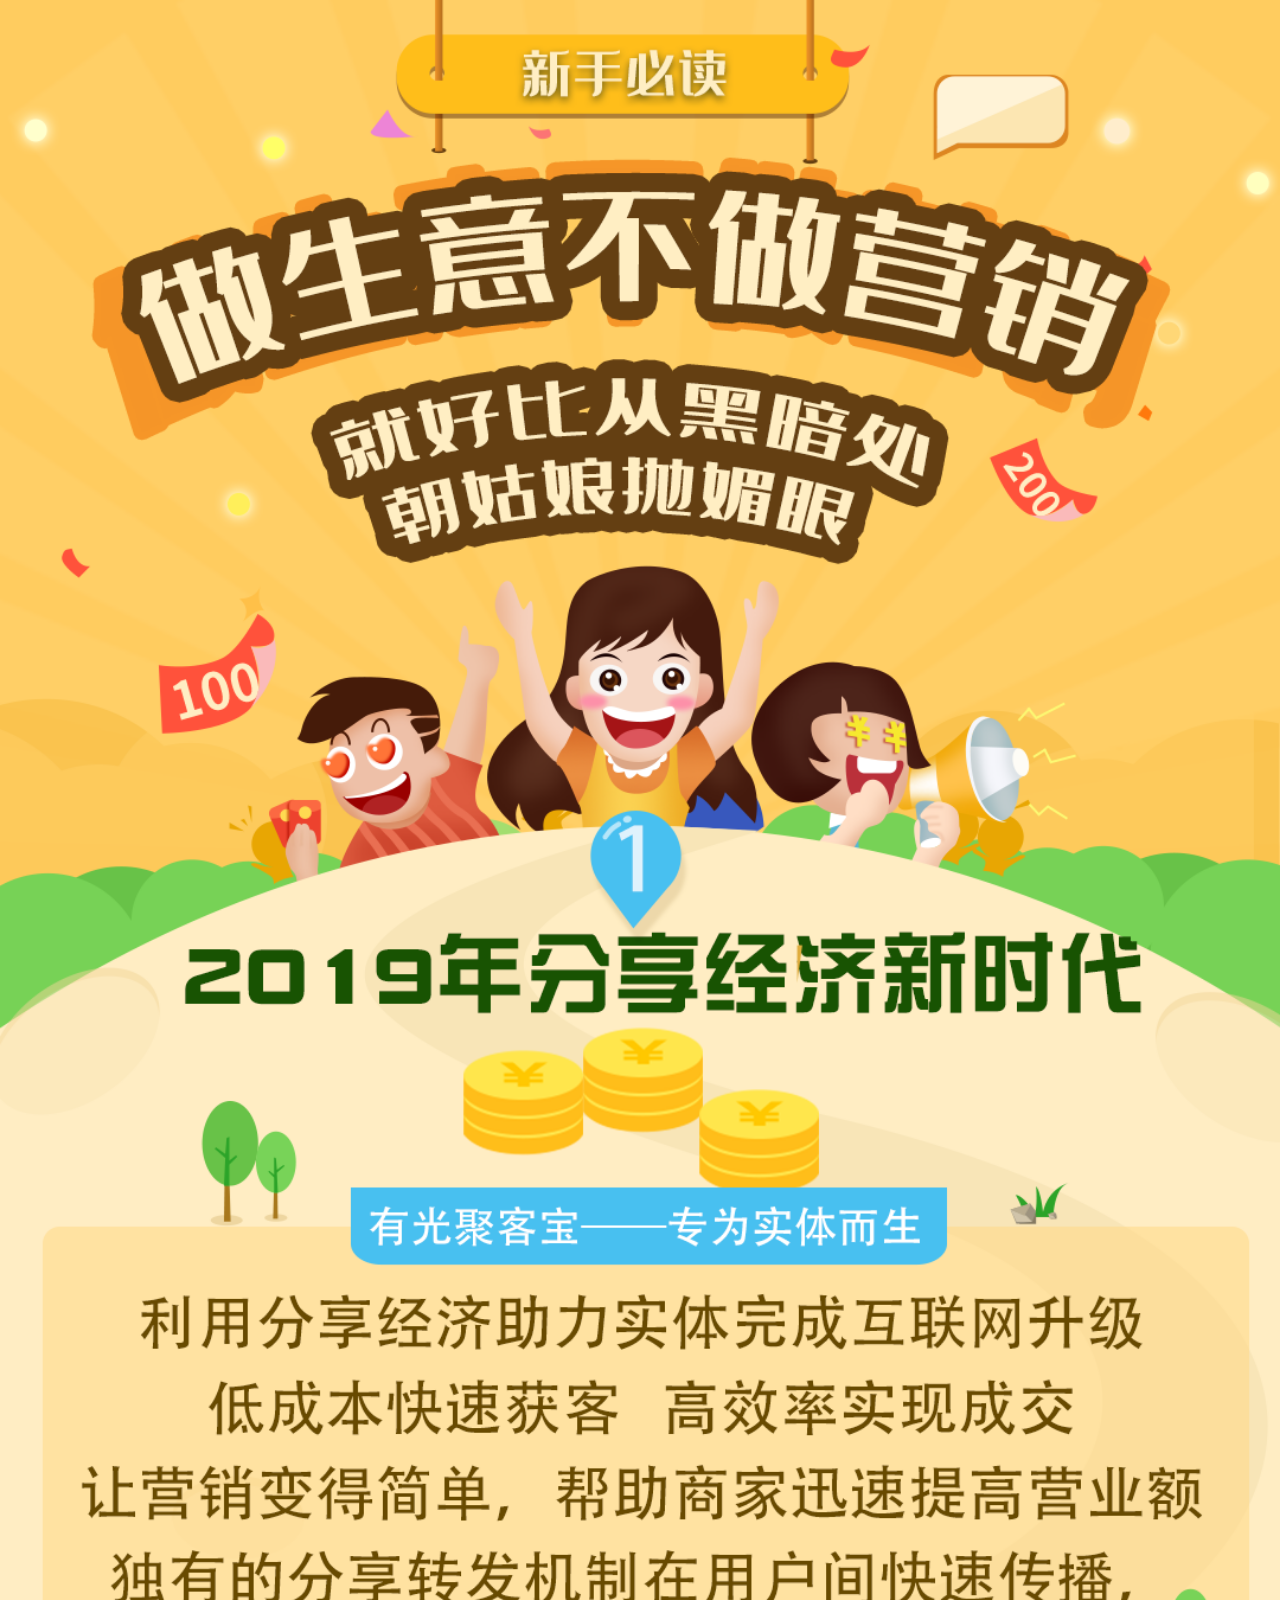
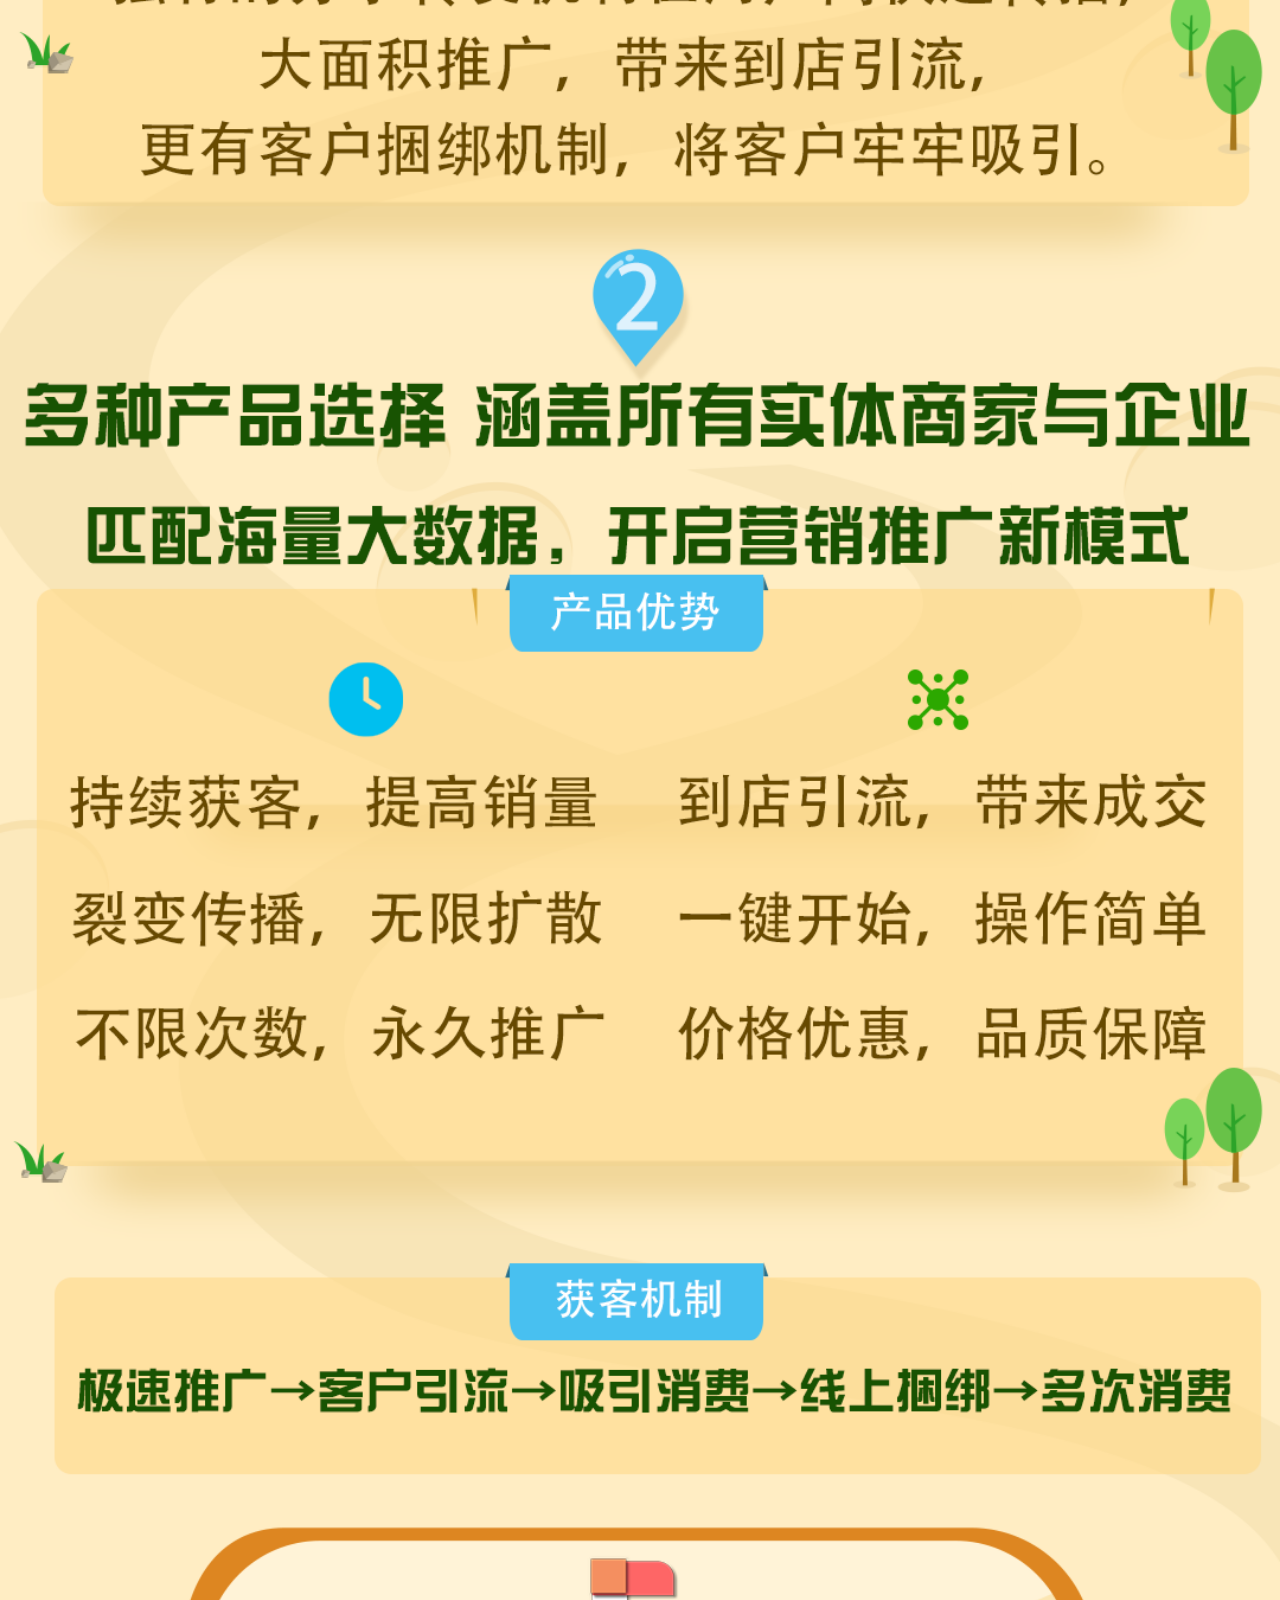
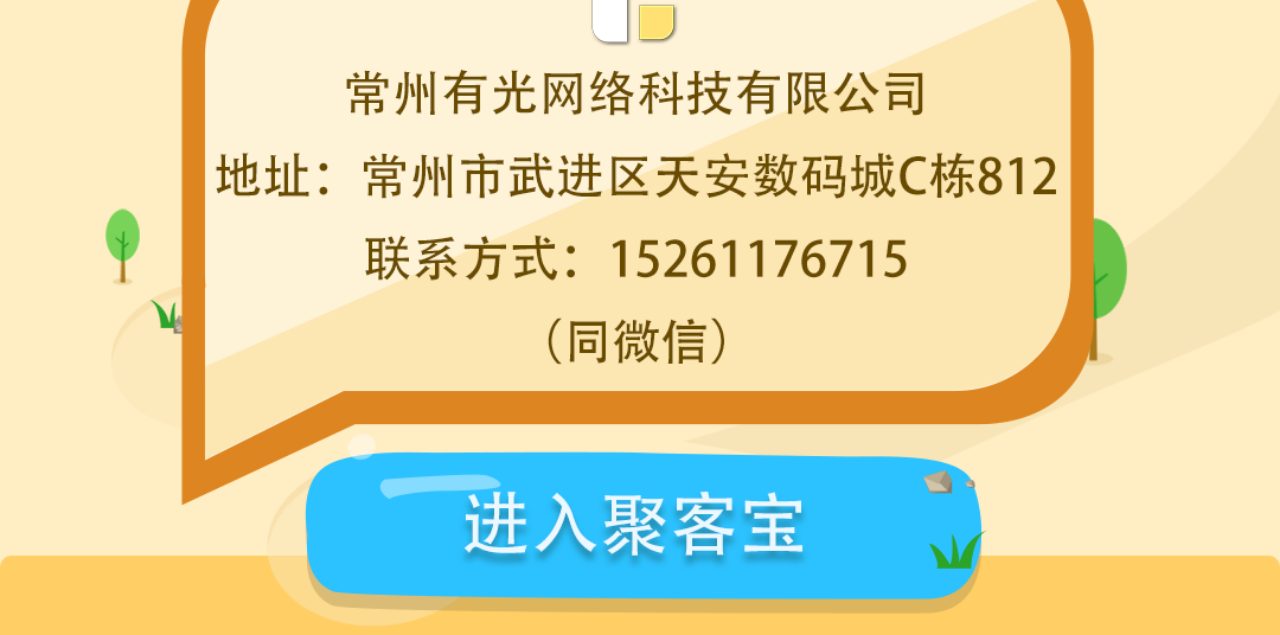
<file: newer.html>
<!DOCTYPE html>
<html lang="en" style="">
<head>
    <meta charset="UTF-8">
    <meta name="viewport" content="width=device-width, initial-scale=1.0, minimum-scale=1.0, maximum-scale=1.0, user-scalable=no">
    <title>新手必读</title>
    <link rel="stylesheet" href="css/index.css">
    <script src="js/jquery.js"></script>
    <script src="js/rem.js"></script>
    <!--<script src="http://res2.wx.qq.com/open/js/jweixin-1.4.0.js"></script>-->
</head>
<body>
<section class="about">
    <img src="image/About/newer.png">
    <div class="newer">
        <a href="Login.html" class="te tt"></a>
    </div>
</section>
</body>
<script src="js/main.js"></script>
<script>
    localStorage.setItem('key','newer');
</script>
</html>
</file>
<file: css/index.css>
body {
  margin: 0;
  background: rgba(183, 183, 183, 0.2);
}
body .header {
  width: 100%;
  height: auto;
  background-size: cover;
}
body .header > img {
  width: 100%;
  height: 100%;
  display: block;
}
body .content_one {
  width: 100%;
  height: auto;
  overflow-x: hidden;
}
body .content_one .one_imgone {
  width: 100%;
  height: 2.16rem;
}
body .content_one .one_imgone .one_img_one {
  width: 100%;
  height: 100%;
  position: relative;
}
body .content_one .one_imgone .one_img_one .one_imgone_img {
  width: 100%;
  height: 100%;
  display: block;
  position: absolute;
  top: 0;
  left: 0;
}
body .content_one .one_imgone .one_img_point {
  margin: 0 auto;
  margin-top: -0.28rem;
  display: table;
  opacity: 0.5;
}
body .content_one .one_imgone .one_img_point .one_img_point_item {
  text-align: center;
  overflow: hidden;
}
body .content_one .one_imgone .one_img_point .one_img_point_item .point_item {
  width: 0.2rem;
  height: 0.2rem;
  display: block;
  border-radius: 50%;
  background: rgba(0, 0, 0, 0.5);
  float: left;
  margin: 0;
  margin-right: 0.3rem;
  position: relative;
  z-index: 0.8;
}
body .content_one .one_twobox {
  width: 100%;
  height: 2.2rem;
  margin-top: 1px;
  position: relative;
}
body .content_one .one_twobox .one_two_img {
  width: 110%;
  height: 100%;
  background-image: url("../image/Details/click_one.png");
  background-size: 120% 105%;
  overflow: hidden;
  position: relative;
  margin-top: -12px;
  top: -2px;
  left: -25px;
}
body .content_one .one_twobox .one_two_img_two {
  width: 100%;
  height: 100%;
  background-image: url("../image/Details/click_two.png");
  background-size: 100% 100%;
  position: absolute;
  left: 0.8rem;
  top: 0;
  overflow: hidden;
  animation: oo 0.8s infinite;
}
body .content_one .one_twobox .one_two_background {
  width: 2rem;
  height: 1.86rem;
  background: #34a9ff;
  position: absolute;
  top: 0.268rem;
  left: 0;
  z-index: -1;
}
body .content_one .one_threebox {
  width: 100%;
  height: auto;
  background: #ffffff;
  overflow: hidden;
}
body .content_one .one_threebox .one_three_item {
  width: 20%;
  height: 95%;
  font-size: 0.32rem;
  display: block;
  font-family: Arial;
  font-weight: 800;
  text-decoration: none;
  line-height: 0.65rem;
  color: #666666;
  float: left;
  text-align: center;
  position: relative;
  border-bottom: 0.04rem solid #ffffff;
  outline: none;
}
body .content_one .one_threebox .one_three_item_i {
  width: 20%;
  height: 95%;
  font-size: 0.28rem;
  display: block;
  text-decoration: none;
  font-family: Arial;
  font-weight: 800;
  line-height: 0.65rem;
  color: #666666;
  float: left;
  text-align: center;
  position: relative;
  border-bottom: 0.04rem solid #ffffff;
}
body .content_one .one_threebox .one_three_item_i .item {
  font-size: 0.28rem;
  display: block;
  font-family: Arial;
  font-weight: 800;
  line-height: 0.65rem;
  color: #666666;
  margin: 0;
}
body .content_one .one_threebox .one_three_item_i .item_img {
  position: absolute;
  right: 0.3rem;
  top: 0.2rem;
  width: 0.11rem;
  height: 0.2rem;
  background-image: url("../image/Details/right.png");
  background-size: 100% 100%;
}
body .content_one .one_threebox .item_add {
  color: #eb2c2c;
  border-bottom: 0.04rem solid #eb2c2c;
}
body .content_one .one_threebox .item_i_add {
  border-bottom: 0.04rem solid #ffffff;
}
body .content_one .one_threebox .item_i_add > p {
  color: #eb2c2c !important;
}
body .content_one .one_threebox .item_i_add > div {
  position: absolute;
  right: 0.2rem;
  top: 0.25rem;
  width: 0.2rem;
  height: 0.11rem;
  background-image: url("../image/Details/down.png");
  background-size: 100% 100%;
}
body .content_one .one_threebox .expansion {
  display: none;
  width: 100%;
  height: auto;
  overflow: hidden;
}
body .content_one .one_threebox .expansion .expansion_item {
  width: 1.5rem;
  height: 0.51rem;
  text-decoration: none;
  display: block;
  background: #ffffff;
  float: left;
  border: 1px solid #707070;
  margin: 0.1rem;
  font-size: 0.32rem;
  font-family: Arial;
  font-weight: 800;
  line-height: 0.51rem;
  color: #666666;
  text-align: center;
  outline: none;
}
body .content_one .one_threebox .expansion .expansion_item_add {
  border: 1px solid #eb2c2c;
  color: #eb2c2c;
}
body .content_one .one_fourbox {
  width: 7.3rem;
  height: auto;
  overflow: hidden;
  padding: 0.06rem 0.1rem;
  padding-top: 0;
  position: relative;
  min-height: 10rem;
}
body .content_one .one_fourbox .one_four_item {
  width: 3.38rem;
  height: 5.1rem;
  float: left;
  background: #ffffff;
  margin: 0.12rem;
  border-radius: 0.2rem;
  position: relative;
}
body .content_one .one_fourbox .one_four_item .one_four_item_imgbox {
  background: #6c63ff;
  width: 100%;
  height: 4.48rem;
  border-radius: 0.2rem;
  position: relative;
}
body .content_one .one_fourbox .one_four_item .one_four_item_imgbox .one_four_item_img {
  width: 100%;
  height: 100%;
  display: block;
  border-radius: 0.2rem 0.2rem 0 0;
}
body .content_one .one_fourbox .one_four_item .one_four_item_imgbox .one_four_item_left {
  position: absolute;
  bottom: 0.21rem;
  left: 0;
  background: #ffffff;
  box-shadow: -0.03rem 0.03rem 0.06rem rgba(0, 0, 0, 0.16);
  opacity: 0.8;
  border-radius: 0 0.05rem 0.05rem 0;
  font-size: 0.2rem;
  font-family: Arial;
  font-weight: 500;
  color: #eb2c2c;
  padding: 0 0.09rem 0 0.03rem;
  height: 0.4rem;
  line-height: 0.4rem;
}
body .content_one .one_fourbox .one_four_item .one_four_item_imgbox .one_four_item_hot {
  position: absolute;
  bottom: 0.21rem;
  right: 0;
  background: #ffffff;
  box-shadow: -0.03rem 0.03rem 0.06rem rgba(0, 0, 0, 0.16);
  opacity: 0.8;
  border-radius: 0.05rem 0 0 0.05rem;
  padding: 0 0.09rem 0 0.03rem;
  height: 0.4rem;
  line-height: 0.4rem;
}
body .content_one .one_fourbox .one_four_item .one_four_item_imgbox .one_four_item_hot > div {
  display: none;
  font-size: 0.2rem;
  font-family: Arial;
  font-weight: 400;
  color: #eb2c2c;
  margin-left: 0.08rem;
  float: left;
}
body .content_one .one_fourbox .one_four_item .one_four_item_imgbox .one_four_item_hot > img {
  width: 0.23rem;
  height: 0.2rem;
  display: block;
  float: left;
  margin-left: 0.08rem;
  margin-top: 0.1rem;
}
body .content_one .one_fourbox .one_four_item .one_four_item_intro {
  float: left;
  margin-top: 0.13rem;
  font-size: 0.34rem;
  font-family: Arial;
  font-weight: 800;
  line-height: 0.36rem;
  color: #333333;
  overflow: hidden;
  text-overflow: ellipsis;
  white-space: nowrap;
  text-indent: 0.1rem;
  letter-spacing: 0.2rem;
  width: 100%;
  text-align: center;
}
body .content_one .one_fourbox .one_four_item .one_four_item_shop {
  display: none;
  margin-top: 0.13rem;
  float: right;
  margin-right: 0.05rem;
}
body .content_one .one_fourbox .one_four_item .one_four_item_shop > div {
  font-size: 0.2rem;
  font-family: Arial;
  font-weight: 400;
  line-height: 0.36rem;
  color: #eb2c2c;
}
body .content_one .one_fourbox .one_four_p {
  font-size: 20px;
  position: relative;
  color: #c4c4c4;
  text-align: center;
}
body .content_one .one_fourbox .one_four_nodata {
  height: 2.5rem;
  position: relative;
  margin: 0 auto;
  display: block;
  margin-top: 25%;
}
body .content_one .one_fourbox .one_four_anmate {
  width: 100%;
  height: 100%;
  background: #ffffff;
  position: absolute;
  top: 0;
  left: 0;
  z-index: 50;
}
body .content_one .one_fourbox .one_four_anmate .sk-wave {
  margin: 30% auto;
  width: 50px;
  height: 40px;
  text-align: center;
  font-size: 10px;
}
body .content_one .one_fourbox .one_four_anmate .sk-wave .sk-rect {
  border-radius: 1.5rem;
  background-color: #3d95fc;
  height: 100%;
  width: 6px;
  display: inline-block;
  -webkit-animation: sk-waveStretchDelay 1.2s infinite ease-in-out;
  animation: sk-waveStretchDelay 1.2s infinite ease-in-out;
}
body .content_one .one_fourbox .one_four_anmate .sk-wave .sk-rect1 {
  -webkit-animation-delay: -1.2s;
  animation-delay: -1.2s;
}
body .content_one .one_fourbox .one_four_anmate .sk-wave .sk-rect2 {
  -webkit-animation-delay: -1.1s;
  animation-delay: -1.1s;
}
body .content_one .one_fourbox .one_four_anmate .sk-wave .sk-rect3 {
  -webkit-animation-delay: -1s;
  animation-delay: -1s;
}
body .content_one .one_fourbox .one_four_anmate .sk-wave .sk-rect4 {
  -webkit-animation-delay: -0.9s;
  animation-delay: -0.9s;
}
body .content_one .one_fourbox .one_four_anmate .sk-wave .sk-rect5 {
  -webkit-animation-delay: -0.8s;
  animation-delay: -0.8s;
}
@-webkit-keyframes sk-waveStretchDelay {
  0%,
  40%,
  100% {
    -webkit-transform: scaleY(0.4);
    transform: scaleY(0.4);
  }
  20% {
    -webkit-transform: scaleY(1);
    transform: scaleY(1);
  }
}
@keyframes sk-waveStretchDelay {
  0%,
  40%,
  100% {
    -webkit-transform: scaleY(0.4);
    transform: scaleY(0.4);
  }
  20% {
    -webkit-transform: scaleY(1);
    transform: scaleY(1);
  }
}
body .content_one .one_button {
  position: fixed;
  top: 84%;
  right: 0;
  width: 1.65rem;
  line-height: normal;
  padding-top: 0.1rem;
  padding-bottom: 0.1rem;
  background: #3d95fc;
  box-shadow: 0 0.03rem 0.06rem rgba(46, 135, 254, 0.48);
  font-size: 0.28rem;
  font-family: Segoe UI;
  font-weight: bold;
  color: #ffffff;
  text-align: center;
  border-radius: 0.3rem 0 0 0.3rem;
}
body .content_one .one_button_two {
  position: fixed;
  top: 78%;
  right: 0;
  width: 1.65rem;
  line-height: normal;
  padding-top: 0.1rem;
  padding-bottom: 0.1rem;
  background: #3d95fc;
  box-shadow: 0 0.03rem 0.06rem rgba(46, 135, 254, 0.48);
  font-size: 0.28rem;
  font-family: Segoe UI;
  font-weight: bold;
  color: #ffffff;
  text-align: center;
  border-radius: 0.3rem 0 0 0.3rem;
}
body .content_one .test_imgbox {
  width: auto;
  height: 2.16rem;
  position: relative;
  left: 0;
}
body .content_one .test_imgbox .one_img_one {
  width: auto;
  height: 100%;
  position: absolute;
  left: 0;
  overflow: auto;
}
body .content_one .test_imgbox .one_img_one .one_img_herf {
  float: left;
  display: block;
  height: 100%;
}
body .content_one .test_imgbox .one_img_one .one_img_herf .one_imgone_img {
  width: 100%;
  height: 100%;
  display: block;
}
body .content_one .one_special {
  width: 99%;
  height: 0.7rem;
  overflow: hidden;
}
body .content_one .one_special .special_item_two {
  width: 32%;
  height: 100%;
  padding-left: 1%;
  float: left;
}
body .content_one .one_special .special_item_two .special_item_two_font {
  width: 1.8rem;
  background-image: url("../image/Details/special_four.png");
  background-size: 100% 100%;
  margin: 0 auto;
  margin-top: 0.1rem;
  font-size: 0.28rem;
  font-family: Arial;
  font-weight: 400;
  line-height: normal;
  padding: 0.1rem 0 0.1rem 0;
  color: #ffffff;
  text-align: center;
}
body .content_one .one_special .special_item_two .special_item_add {
  background-image: url("../image/Details/special_two.png");
}
body .content_one .one_footer {
  width: 100%;
  height: auto;
  position: relative;
  margin-top: -1rem;
}
body .content_one .one_footer .one_footer_header {
  width: 90%;
  margin: 0 auto;
}
body .content_one .one_footer .one_footer_header > img {
  width: 100%;
  height: 100%;
  display: block;
}
body .content_one .one_footer .one_footer_title {
  width: 4.7rem;
  height: 0.34rem;
  margin: 0 auto;
  padding-top: 0.38rem;
  margin-left: 1.6rem;
  margin-top: -0.9rem;
}
body .content_one .one_footer .one_footer_title > img {
  width: 100%;
  height: 100%;
  display: block;
}
body .content_one .one_footer .one_footer_img {
  width: 100%;
  height: 1rem;
  margin-top: 0.05rem;
  bottom: 0;
  position: relative;
}
body .content_one .one_footer .one_footer_img > img {
  width: 100%;
  height: 100%;
  display: block;
  position: relative;
  z-index: -1;
}
body .content_one .one_footer .one_footer_img .one_footer_div {
  position: absolute;
  top: 0;
  bottom: 0;
  z-index: 1;
  font-size: 0.26rem;
  font-family: Arial;
  font-weight: 400;
  color: #000000;
  text-align: center;
  width: 100%;
  line-height: 1.5rem;
}
body .content_two {
  margin-top: 0.1rem;
  width: 100%;
  height: auto;
}
body .content_two .two_oneimg {
  width: 100%;
  height: 2.16rem;
  margin-bottom: 0.1rem;
}
body .content_two .two_oneimg > img {
  width: 100%;
  height: 100%;
  display: block;
}
body .content_two .two_twoimg {
  margin-top: 0.36rem;
  width: 100%;
  height: 2.16rem;
}
body .content_two .two_twoimg > img {
  width: 100%;
  height: 100%;
  display: block;
}
body .content_three {
  width: 100%;
  height: auto;
  background-size: cover;
}
body .content_three > img {
  width: 100%;
  height: 100%;
  display: block;
}
body .header_fonter {
  width: 100%;
  height: auto;
  background-size: cover;
}
body .header_fonter > img {
  width: 100%;
  height: 100%;
  display: block;
}
body .buy {
  display: none;
  position: fixed;
  top: 0;
  left: 0;
  width: 100%;
  height: 100%;
  background: rgba(0, 0, 0, 0.63);
}
body .buy .buy_shutdown {
  width: 0.4rem;
  height: 0.4rem;
  margin-left: 6.7rem;
  position: absolute;
  top: 1.1rem;
}
body .buy .buy_shutdown > img {
  width: 100%;
  height: 100%;
  display: block;
}
body .buy .buy_box {
  width: 6.86rem;
  height: auto;
  margin: 0 auto;
  margin-top: 1.6rem;
  background: #ffffff;
  box-shadow: 0 0.03rem 0.06rem rgba(255, 255, 255, 0.39);
  opacity: 1;
  -webkit-border-radius: 0.3rem;
  -moz-border-radius: 0.3rem;
  border-radius: 0.3rem;
  padding-bottom: 0.5rem;
}
body .buy .buy_box .buy_title {
  width: 4rem;
  height: 0.66rem;
  background: linear-gradient(360deg, #236cff 0%, #6fb2ff 100%);
  opacity: 1;
  -webkit-border-radius: 0.1rem;
  -moz-border-radius: 0.1rem;
  border-radius: 0.1rem;
  margin: 0 auto;
  position: relative;
  top: -0.33rem;
}
body .buy .buy_box .buy_title > p {
  font-size: 0.3rem;
  font-family: Source Han Sans SC;
  font-weight: 400;
  line-height: 0.66rem;
  color: #ffffff;
  opacity: 1;
  text-align: center;
}
body .buy .buy_box .buy_content {
  margin-top: 0.26rem;
  margin-bottom: 0.16rem;
}
body .buy .buy_box .buy_content .buy_item {
  width: 5.84rem;
  height: 0.8rem;
  margin: 0 auto;
  margin-bottom: 0.16rem;
  background: #f0f4ff;
  border-radius: 0.18rem;
  overflow: hidden;
}
body .buy .buy_box .buy_content .buy_item .buy_item_title {
  width: 30%;
  height: 100%;
  float: left;
  font-size: 0.3rem;
  font-family: Source Han Sans SC;
  font-weight: 400;
  line-height: 0.8rem;
  color: #000000;
  text-indent: 0.7em;
}
body .buy .buy_box .buy_content .buy_item .buy_item_title span {
  font-size: 0.3rem;
  font-family: Source Han Sans SC;
  font-weight: 400;
  line-height: 0.8rem;
  color: red;
}
body .buy .buy_box .buy_content .buy_item .buy_item_textbox {
  width: 60%;
  float: left;
  margin-top: 0.05rem;
}
body .buy .buy_box .buy_content .buy_item .buy_item_text {
  width: 100%;
  padding: 0.15rem;
  font-size: 0.3rem;
  font-family: Source Han Sans SC;
  font-weight: 400;
  color: #000000;
  text-indent: 1em;
  background: #f0f4ff;
  display: block;
  border: 0;
  outline: none;
  overflow: hidden;
}
body .buy .buy_box .buy_content .buy_item_tishi {
  width: 5.84rem;
  font-size: 0.24rem;
  font-family: Source Han Sans SC;
  font-weight: 400;
  line-height: 0.8rem;
  color: red;
  margin: 0 auto;
  margin-bottom: 0.16rem;
  text-indent: 1em;
}
body .buy .buy_box .buy_content .buy_item_tc {
  width: 5.84rem;
  height: auto;
  margin: 0 auto;
  margin-bottom: 0.16rem;
  border-radius: 0.18rem;
  overflow: hidden;
}
body .buy .buy_box .buy_content .buy_item_tc .buy_item_title {
  width: 28%;
  height: 100%;
  float: left;
  font-size: 0.3rem;
  font-family: Source Han Sans SC;
  font-weight: 400;
  line-height: 0.8rem;
  color: #000000;
  text-indent: 1em;
}
body .buy .buy_box .buy_content .buy_item_tc .buy_item_a {
  width: 50%;
  height: 100%;
  font-size: 0.3rem;
  font-family: Source Han Sans SC;
  font-weight: 400;
  line-height: 0.8rem;
  float: left;
  text-decoration: underline;
}
body .buy .buy_box .buy_content .buy_item_tc .buy_item_select {
  width: 40%;
  height: 90%;
  float: left;
  font-size: 0.3rem;
  font-family: Source Han Sans SC;
  font-weight: 400;
  line-height: 0.8rem;
  color: #000000;
  text-indent: 1em;
  background: #f0f4ff;
  display: block;
  border: 0;
  outline: none;
}
body .buy .buy_box .buy_content .buy_item_tc .buy_item_radio {
  float: left;
  display: flex;
  margin-right: 0.1rem;
  margin-left: 0.3rem;
  overflow: hidden;
}
body .buy .buy_box .buy_content .buy_item_tc .buy_item_radio > span {
  font-size: 0.3rem;
  font-family: Source Han Sans SC;
  font-weight: 400;
  color: #000000;
}
body .buy .buy_box .buy_content .buy_item_tc .buy_item_radio > input {
  width: 0.26rem;
  height: 0.26rem;
}
body .buy .buy_box .buy_submit {
  width: 5.53rem;
  height: 1rem;
  margin: 0 auto;
  margin-top: 0.5rem;
  background: linear-gradient(360deg, #236cff 0%, #6fb2ff 100%);
  box-shadow: 0 0.03rem 0.2rem #6fb2ff;
  border-radius: 0.5rem;
  font-size: 0.36rem;
  font-family: Source Han Sans SC;
  font-weight: 400;
  line-height: 1rem;
  color: #ffffff;
  text-shadow: 0 0.03rem 0.2rem rgba(103, 38, 231, 0.51);
  text-align: center;
}
body .buy_ok {
  display: none;
  position: fixed;
  top: 0;
  left: 0;
  width: 100%;
  height: 100%;
  background: rgba(0, 0, 0, 0.63);
}
body .buy_ok .buy_okbox {
  width: 4rem;
  height: auto;
  margin: 0 auto;
  margin-top: 3rem;
  background: #ffffff;
  -webkit-border-radius: 0.4rem;
  -moz-border-radius: 0.4rem;
  border-radius: 0.4rem;
  position: relative;
  padding-bottom: 0.5rem;
}
body .buy_ok .buy_okbox .buy_ok_logo {
  width: 1.75rem;
  height: 1.74rem;
  margin: 0 auto;
  position: relative;
  top: -0.24rem;
}
body .buy_ok .buy_okbox .buy_ok_logo > img {
  width: 100%;
  height: 100%;
  display: block;
}
body .buy_ok .buy_okbox .buy_ok_fontone {
  width: 70%;
  margin: 0 auto;
  margin-top: 0.32rem;
  font-size: 0.25rem;
  font-family: Arial;
  font-weight: 400;
  line-height: 0.38rem;
  text-align: center;
  color: #333333;
}
body .buy_ok .buy_okbox .buy_ok_fonttwo {
  margin-top: 0.06rem;
  font-size: 0.28rem;
  font-family: Arial;
  font-weight: 400;
  line-height: 0.34rem;
  color: #999999;
  text-align: center;
}
body .buy_ok .buy_okbox .buy_ok_submit {
  width: 2.4rem;
  height: 0.88rem;
  margin: 0 auto;
  margin-top: 0.44rem;
  background: linear-gradient(180deg, #236cff 0%, #6fb2ff 100%);
  box-shadow: 0 0.03rem 0.2rem #6fb2ff;
  -webkit-border-radius: 0.5rem;
  -moz-border-radius: 0.5rem;
  border-radius: 0.5rem;
  font-size: 0.36rem;
  font-family: Source Han Sans SC;
  font-weight: 400;
  line-height: 0.88rem;
  color: #ffffff;
  text-shadow: 0 0.03rem 0.2rem rgba(103, 38, 231, 0.51);
  text-align: center;
}
body .login {
  width: 100%;
  height: 100%;
  background-size: 100% 100%;
  position: relative;
  overflow: hidden;
  background-image: url("../image/Login/login.png");
}
body .login > img {
  position: relative;
  top: 0;
  left: 0;
  width: 100%;
  height: 100%;
  display: block;
}
body .login_o {
  width: 100%;
  height: auto;
  position: absolute;
  top: 0;
  left: 0;
}
body .login_o .login_one {
  overflow: hidden;
}
body .login_o .login_one .login_logo {
  width: 0.81rem;
  height: 0.81rem;
  margin-top: 0.62rem;
  margin-left: 0.45rem;
  float: left;
}
body .login_o .login_one .login_logo > img {
  width: 100%;
  height: 100%;
  display: block;
}
body .login_o .login_one .login_menu {
  width: 0.47rem;
  height: 0.4rem;
  float: right;
  margin-top: 0.8rem;
  margin-right: 0.5rem;
}
body .login_o .login_one .login_menu > img {
  width: 100%;
  height: 100%;
  display: block;
}
body .login_o .login_one_j {
  width: 5rem;
  margin-top: 0.5rem;
  margin-left: 0.5rem;
}
body .login_o .login_one_j > img {
  width: 100%;
  height: 100%;
  display: block;
}
body .login_o .login_t {
  overflow: hidden;
  position: relative;
  padding-bottom: 0.5rem;
}
body .login_o .login_t .login_tt {
  font-size: 0.35rem;
  font-family: Arial;
  font-weight: 100;
  color: rgba(255, 255, 255, 0.9);
  margin-left: 0.6rem;
  margin-top: 0.1rem;
  letter-spacing: 0.05rem;
}
body .login_o .login_t .login_t_one {
  margin-top: -0.6rem;
}
body .login_o .login_t .login_t_one .login_two {
  font-size: 0.5rem;
  font-family: Arial;
  font-weight: 100;
  line-height: 0.8rem;
  color: #ffffff;
  letter-spacing: 0.2rem;
  margin-top: 1.2rem;
  margin-left: 0.6rem;
}
body .login_o .login_t .login_t_one .login_three {
  font-size: 0.5rem;
  font-family: Arial;
  font-weight: 100;
  line-height: 0.8rem;
  color: #ffffff;
  letter-spacing: 0.2rem;
  margin-left: 0.6rem;
}
body .login_o .login_t .login_t_chid {
  width: 5rem;
  position: absolute;
  top: 0.5rem;
  right: -0.8rem;
}
body .login_o .login_t .login_t_chid > img {
  width: 100%;
  height: 100%;
  display: block;
}
body .login_o .login_four {
  width: 2rem;
  height: 0.8rem;
  margin-left: 0.5rem;
  margin-top: 0.4rem;
  background-image: url("../image/Login/login_button.png");
  background-size: 100% 100%;
  overflow: hidden;
}
body .login_o .login_four .login_four_one {
  font-size: 0.3rem;
  font-family: Arial;
  line-height: 0.8rem;
  color: #ffffff;
  margin-left: 0.3rem;
  float: left;
}
body .login_o .login_four .login_four_two {
  float: left;
  width: 0.24rem;
  height: 0.24rem;
  margin-left: 0.1rem;
  margin-top: 0.25rem;
}
body .login_o .login_four .login_four_two > img {
  width: 100%;
  height: 100%;
  display: block;
}
body .login_o .login_five {
  width: 80%;
  height: auto;
  font-size: 0.3rem;
  font-family: Arial;
  font-weight: 100;
  line-height: 0.8rem;
  color: rgba(255, 255, 255, 0.9);
  margin-top: 0.4rem;
  margin-left: 0.6rem;
  letter-spacing: 0.05rem;
}
body .login_o .login_six {
  font-size: 0.25rem;
  font-family: Arial;
  font-weight: 100;
  line-height: 0.5rem;
  color: #ffffff;
  text-align: center;
  margin-top: 2rem;
}
body .share {
  width: 100%;
  height: auto;
  background: linear-gradient(180deg, #ffca1a 0%, #ff5656 100%);
  padding-bottom: 0.3rem;
}
body .share .share_one {
  width: 100%;
  height: auto;
  padding-top: 0.24rem;
  position: relative;
}
body .share .share_one .money_one {
  width: 6.88rem;
  height: 0.88rem;
  position: absolute;
  left: 0.18rem;
  top: 0;
  background-image: url("../image/Share/money_one.png");
  background-size: 100% 100%;
}
body .share .share_one .circle_one {
  width: 6.86rem;
  height: 6.86rem;
  position: relative;
  left: 0.32rem;
  top: 0;
  background-image: url("../image/Share/circle.png");
  background-size: 100% 100%;
}
body .share .share_one .mango_one {
  width: 1.04rem;
  height: 1.09rem;
  position: absolute;
  left: 0.14rem;
  top: 1.1rem;
  background-image: url("../image/Share/mango.png");
  background-size: 100% 100%;
}
body .share .share_one .red_one {
  width: 1.46rem;
  height: 1.53rem;
  position: absolute;
  left: 5.73rem;
  top: 1.23rem;
  background-image: url("../image/Share/red_one.png");
  background-size: 100% 100%;
}
body .share .share_one .mango_two {
  width: 1.71rem;
  height: 1.24rem;
  position: absolute;
  left: 5.68rem;
  top: 1.16rem;
  background-image: url("../image/Share/mango_two.png");
  background-size: 100% 100%;
}
body .share .share_one .money_two {
  width: 0.69rem;
  height: 0.72rem;
  position: absolute;
  left: 0.38rem;
  top: 2.04rem;
  background-image: url("../image/Share/money_two.png");
  background-size: 100% 100%;
}
body .share .share_one .money_three {
  width: 0.46rem;
  height: 0.93rem;
  position: absolute;
  left: 7.04rem;
  top: 2.76rem;
  background-image: url("../image/Share/money_three.png");
  background-size: 100% 100%;
}
body .share .share_one .font_one {
  width: 5.96rem;
  height: 1.91rem;
  position: absolute;
  left: 0.77rem;
  top: 1.78rem;
  background-image: url("../image/Share/font_one.png");
  background-size: 100% 100%;
}
body .share .share_one .down_one {
  width: 100%;
  height: 2.46rem;
  position: absolute;
  left: 0;
  top: 3.84rem;
  background-image: url("../image/Share/down_one.png");
  background-size: 100% 100%;
}
body .share .share_one .poly_one {
  width: 1.29rem;
  height: 1.05rem;
  position: absolute;
  left: 0;
  top: 5.11rem;
  background-image: url("../image/Share/polyline_one.png");
  background-size: 100% 100%;
}
body .share .share_one .poly_two {
  width: 0.86rem;
  height: 1.28rem;
  position: absolute;
  left: 6.64rem;
  top: 4.99rem;
  background-image: url("../image/Share/polyline_two.png");
  background-size: 100% 100%;
}
body .share .share_one .font_two {
  width: 5.68rem;
  height: 0.69rem;
  position: absolute;
  left: 0.86rem;
  top: 4.72rem;
  background-image: url("../image/Share/font_two.png");
  background-size: 100% 100%;
}
body .share .share_one .new {
  width: 0.51rem;
  height: 0.57rem;
  position: absolute;
  left: 5.04rem;
  top: 1.67rem;
  background-image: url("../image/Share/new.png");
  background-size: 100% 100%;
}
body .share .share_one .font_three {
  width: 3.46rem;
  height: 0.55rem;
  position: absolute;
  left: 2.22rem;
  top: 6.55rem;
  background-image: url("../image/Share/font_three.png");
  background-size: 100% 100%;
  font-size: 0.32rem;
  font-family: Arial;
  font-weight: 400;
  line-height: 0.55rem;
  color: #fb5c2b;
  text-indent: 2em;
}
body .share .share_two {
  width: 80%;
  height: auto;
  font-size: 0.35rem;
  font-family: Arial;
  font-weight: 400;
  line-height: 0.5rem;
  color: #ffffff;
  letter-spacing: 0.04rem;
  margin: 0 auto;
  margin-top: 0.6rem;
  text-indent: 2.3em;
}
body .share .share_three {
  width: 0.38rem;
  height: 0.31rem;
  margin-top: 0.15rem;
  margin-left: 6.66rem;
  background-image: url("../image/Share/lightning.png");
  background-size: 100% 100%;
}
body .share .share_four {
  width: 3.46rem;
  height: 0.55rem;
  margin: 0 auto;
  margin-top: 0.68rem;
  background-image: url("../image/Share/font_three.png");
  background-size: 100% 100%;
  font-size: 0.32rem;
  font-family: Arial;
  font-weight: 400;
  line-height: 0.55rem;
  color: #fb5c2b;
  text-indent: 0.5em;
}
body .share .share_five {
  margin-top: 0.29rem;
  padding-bottom: 0.3rem;
}
body .share .share_five .share_item {
  width: 5.84rem;
  height: 0.8rem;
  margin: 0 auto;
  margin-top: 0.16rem;
  background: rgba(255, 211, 171, 0.47);
  border-radius: 0.18rem;
  overflow: hidden;
  user-select: text !important;
  -webkit-user-select: text !important;
}
body .share .share_five .share_item .share_item_title {
  width: 33%;
  height: 100%;
  float: left;
  font-size: 0.3rem;
  font-family: Source Han Sans SC;
  font-weight: 400;
  line-height: 0.8rem;
  color: #ffffff;
  text-indent: 1em;
}
body .share .share_five .share_item .item_new_one {
  width: 50%;
}
body .share .share_five .share_item .share_item_text {
  width: 60%;
  height: 90%;
  float: left;
  font-size: 0.3rem;
  font-family: Source Han Sans SC;
  font-weight: 400;
  line-height: 0.4rem;
  color: #ffffff;
  text-indent: 1em;
  background: rgba(255, 211, 171, 0);
  display: block;
  border: 0;
  outline: none;
  user-select: text;
  -webkit-user-select: text;
}
body .share .share_five .share_item .item_new_two {
  width: 50%;
}
body .share .share_five .share_item .item_new_three {
  float: right;
  font-size: 0.3rem;
  font-family: Source Han Sans SC;
  font-weight: 400;
  line-height: 0.8rem;
  color: #ffffff;
  margin-left: 0.4rem;
}
body .share .share_five .share_item .item_new_three input {
  margin-top: 0.25rem;
}
body .share .share_five .share_item .item_new_four {
  width: 40%;
  height: 100%;
  float: left;
  background: rgba(255, 211, 171, 0.47);
  border-radius: 0.18rem;
}
body .share .share_five .item_new_five {
  background: none;
}
body .share .share_five .share_text {
  width: 5.84rem;
  font-size: 0.24rem;
  font-family: Source Han Sans SC;
  font-weight: 400;
  line-height: 0.4rem;
  color: #ffffff;
  margin: 0 auto;
}
body .share .share_six {
  width: 4.24rem;
  height: 1.19rem;
  margin: 0 auto;
}
body .share .share_six > img {
  width: 100%;
  height: 100%;
  display: block;
}
body .share .share_seven {
  width: 3.74rem;
  height: 1.07rem;
  margin: 0 auto;
}
body .share .share_seven > img {
  width: 100%;
  height: 100%;
  display: block;
}
body .share .share_eight {
  width: 100%;
  height: 0.61rem;
  margin-top: 0.15rem;
  margin-bottom: 0.25rem;
}
body .share .share_eight .share_eight_box {
  display: table;
  margin: 0 auto;
  text-align: center;
}
body .share .share_eight .share_eight_box .share_eight_one {
  width: 2.3rem;
  height: 0.61rem;
  margin-right: 1.11rem;
  float: left;
}
body .share .share_eight .share_eight_box .share_eight_one > img {
  width: 100%;
  height: 100%;
  display: block;
}
body .share .share_eight .share_eight_box .share_eight_two {
  width: 2.3rem;
  height: 0.61rem;
  float: left;
}
body .share .share_eight .share_eight_box .share_eight_two > img {
  width: 100%;
  height: 100%;
  display: block;
}
body .share .share_nine {
  width: 3.52rem;
  height: 0.61rem;
  margin: 0 auto;
  margin-bottom: 0.34rem;
}
body .share .share_nine > img {
  width: 100%;
  height: 100%;
  display: block;
}
body .share .share_qrcode {
  width: 3rem;
  height: 3rem;
  border-radius: 0.1rem;
  background: #ffffff;
  padding: 0.05rem;
  margin: 0 auto;
  margin-bottom: 0.33rem;
}
body .share .share_qrcode .qrcode {
  width: 100%;
  height: 100%;
  display: block;
  background: red;
}
body .share .share_ten {
  width: 1.61rem;
  height: 1.09rem;
  margin: 0 auto;
}
body .share .share_ten > img {
  width: 100%;
  height: 100%;
  display: block;
}
body .share .share_submit {
  width: 5rem;
  height: 0.74rem;
  margin: 0 auto;
  background: #fec334;
  box-shadow: 0.02rem 0.15rem 0.5rem rgba(231, 82, 98, 0.4);
  -webkit-border-radius: 0.36rem;
  -moz-border-radius: 0.36rem;
  border-radius: 0.36rem;
  font-size: 0.3rem;
  font-family: Arial;
  font-weight: 400;
  line-height: 0.74rem;
  color: #ffffff;
  text-align: center;
  letter-spacing: 0.1rem;
}
body .share .share_text {
  width: 80%;
  font-size: 0.24rem;
  font-family: Source Han Sans SC;
  font-weight: 400;
  line-height: 0.4rem;
  color: #ffffff;
  margin: 0 auto;
  margin-top: 0.2rem;
}
body .designer_header {
  width: 100%;
  height: 7.12rem;
  background-image: url("../image/Designer/designer_header.png");
  background-size: 100% 100%;
}
body .designer_content .designer_content_one {
  width: 7rem;
  height: auto;
  margin: 0 auto;
  margin-top: -1.32rem;
  background: #ffffff;
  box-shadow: 0 0.12rem 0.12rem rgba(34, 8, 114, 0.05);
  -webkit-border-radius: 0.33rem;
  -moz-border-radius: 0.33rem;
  border-radius: 0.33rem;
  position: relative;
}
body .designer_content .designer_content_one .designer_title {
  width: 3.9rem;
  height: 0.73rem;
  background: linear-gradient(180deg, #6b38dd 0%, #562de1 100%);
  -webkit-border-radius: 0.08rem;
  -moz-border-radius: 0.08rem;
  border-radius: 0.08rem;
  margin: 0 auto;
  top: -0.41rem;
  position: relative;
  font-size: 0.36rem;
  font-family: Arial;
  font-weight: 400;
  line-height: 0.73rem;
  color: #ffffff;
  text-align: center;
}
body .designer_content .designer_content_one .designer_title:before {
  content: '';
  width: 0;
  height: 0;
  border-right: 0.35rem solid #4a2e8f;
  border-top: 0.35rem solid transparent;
  position: absolute;
  top: 0.06rem;
  left: -0.35rem;
}
body .designer_content .designer_content_one .designer_title:after {
  content: '';
  width: 0;
  height: 0;
  border-left: 0.35rem solid #4a2e8f;
  border-top: 0.35rem solid transparent;
  position: absolute;
  top: 0.06rem;
  left: 100%;
}
body .designer_content .designer_content_one .designer_title_header {
  padding-bottom: 0.8rem;
  margin-top: 0.2rem;
}
body .designer_content .designer_content_one .designer_title_header > p {
  width: 100%;
  display: block;
  font-size: 0.4rem;
  font-family: SimHei;
  font-weight: 400;
  line-height: 0.8rem;
  color: #9185f6;
  text-shadow: 0 0.03rem 0.06rem rgba(0, 0, 0, 0.16);
  margin: 0 auto;
  text-align: center;
}
body .designer_content .designer_content_one .designer_gold_one {
  width: 1rem;
  height: 1rem;
  position: absolute;
  top: -0.55rem;
  left: 0.07rem;
}
body .designer_content .designer_content_one .designer_gold_one > img {
  width: 100%;
  height: 100%;
  display: block;
}
body .designer_content .designer_content_one .designer_gold_two {
  width: 0.43rem;
  height: 0.43rem;
  position: absolute;
  top: 0.61rem;
  right: 0.26rem;
}
body .designer_content .designer_content_one .designer_gold_two > img {
  width: 100%;
  height: 100%;
  display: block;
}
body .designer_content .designer_content_one .designer_red_one {
  width: 0.29rem;
  height: 0.26rem;
  position: absolute;
  top: 2.73rem;
  left: 1.03rem;
}
body .designer_content .designer_content_one .designer_red_one > img {
  width: 100%;
  height: 100%;
  display: block;
}
body .designer_content .designer_content_one .designer_red_two {
  width: 0.42rem;
  height: 0.42rem;
  position: absolute;
  top: 3.49rem;
  right: 0.84rem;
}
body .designer_content .designer_content_one .designer_red_two > img {
  width: 100%;
  height: 100%;
  display: block;
}
body .designer_content .designer_content_two {
  width: 7rem;
  height: auto;
  margin: 0 auto;
  background: #ffffff;
  box-shadow: 0 0.12rem 0.12rem rgba(34, 8, 114, 0.05);
  -webkit-border-radius: 0.33rem;
  -moz-border-radius: 0.33rem;
  border-radius: 0.33rem;
  margin-top: 0.94rem;
}
body .designer_content .designer_content_two .designer_title {
  width: 3.9rem;
  height: 0.73rem;
  background: linear-gradient(180deg, #6b38dd 0%, #562de1 100%);
  -webkit-border-radius: 0.08rem;
  -moz-border-radius: 0.08rem;
  border-radius: 0.08rem;
  margin: 0 auto;
  top: -0.41rem;
  position: relative;
  font-size: 0.36rem;
  font-family: Arial;
  font-weight: 400;
  line-height: 0.73rem;
  color: #ffffff;
  text-align: center;
}
body .designer_content .designer_content_two .designer_title:before {
  content: '';
  width: 0;
  height: 0;
  border-right: 0.35rem solid #4a2e8f;
  border-top: 0.35rem solid transparent;
  position: absolute;
  top: 0.06rem;
  left: -0.35rem;
}
body .designer_content .designer_content_two .designer_title:after {
  content: '';
  width: 0;
  height: 0;
  border-left: 0.35rem solid #4a2e8f;
  border-top: 0.35rem solid transparent;
  position: absolute;
  top: 0.06rem;
  left: 100%;
}
body .designer_content .designer_content_two .designer_two_one .designer_two_item {
  width: 5.84rem;
  height: 0.8rem;
  margin: 0 auto;
  margin-bottom: 0.16rem;
  background: #f2f2f2;
  border-radius: 0.18rem;
}
body .designer_content .designer_content_two .designer_two_one .designer_two_item .designer_item_title {
  width: 33%;
  height: 100%;
  float: left;
  font-size: 0.3rem;
  font-family: Source Han Sans SC;
  font-weight: 400;
  line-height: 0.8rem;
  color: #5d4fd4;
  text-indent: 1em;
}
body .designer_content .designer_content_two .designer_two_one .designer_two_item .designer_item_title span {
  font-size: 0.3rem;
  font-family: Source Han Sans SC;
  font-weight: 400;
  line-height: 0.8rem;
  color: red;
}
body .designer_content .designer_content_two .designer_two_one .designer_two_item .designer_item_text {
  width: 60%;
  height: 90%;
  float: left;
  font-size: 0.24rem;
  font-family: Source Han Sans SC;
  font-weight: 400;
  color: #5d4fd4;
  text-indent: 1em;
  background: rgba(255, 211, 171, 0);
  display: block;
  border: 0;
  outline: none;
}
body .designer_content .designer_content_two .designer_two_one .designer_textarea_title {
  width: 5.84rem;
  height: 0.8rem;
  margin: 0 auto;
  margin-bottom: 0.16rem;
  background: #f2f2f2;
  border-radius: 0.18rem;
}
body .designer_content .designer_content_two .designer_two_one .designer_textarea_title .designer_item_title {
  width: 33%;
  height: 100%;
  float: left;
  font-size: 0.3rem;
  font-family: Source Han Sans SC;
  font-weight: 400;
  line-height: 0.8rem;
  color: #5d4fd4;
  text-indent: 1em;
}
body .designer_content .designer_content_two .designer_two_one .designer_textarea {
  width: 5.4rem;
  height: 3rem;
  margin: 0 auto;
  display: block;
  background: #f2f2f2;
  border-radius: 0.18rem;
  outline: none;
  border: 0;
  padding: 0.2rem;
  resize: none;
  font-size: 0.24rem;
  font-family: Source Han Sans SC;
  font-weight: 400;
  color: #5d4fd4;
}
body .designer_content .designer_content_two .designer_two_one .designer_two_ts {
  width: 5.84rem;
  font-size: 0.24rem;
  font-family: Source Han Sans SC;
  font-weight: 400;
  line-height: 0.8rem;
  color: red;
  margin: 0 auto;
  margin-bottom: 0.16rem;
  text-indent: 1em;
}
body .designer_content .designer_button {
  width: 5rem;
  height: 0.74rem;
  margin: 0 auto;
  margin-top: 0.5rem;
  background: #6c63ff;
  box-shadow: 0.02rem 0.15rem 0.5rem rgba(111, 178, 255, 0.45);
  -webkit-border-radius: 0.36rem;
  -moz-border-radius: 0.36rem;
  border-radius: 0.36rem;
  font-size: 0.3rem;
  font-family: Arial;
  font-weight: 400;
  line-height: 0.74rem;
  color: #ffffff;
  text-align: center;
  letter-spacing: 0.1rem;
}
body .footer {
  width: 100%;
  height: 0.72rem;
  margin-top: 0.3rem;
}
body .footer > img {
  width: 100%;
  height: 100%;
  display: block;
}
body .new_member .member_one {
  width: 100%;
  height: 6.1rem;
  background-image: url("../image/Member/new_one.png");
  background-size: 100% 100%;
  position: relative;
}
body .new_member .member_one .member_one_one {
  width: 100%;
  height: 1.95rem;
  position: absolute;
  top: 1.23rem;
  left: 0;
}
body .new_member .member_one .member_one_one > img {
  width: 100%;
  height: 100%;
  display: block;
}
body .new_member .member_one .member_one_two {
  width: 5.18rem;
  height: 2.19rem;
  position: relative;
  z-index: 1;
  margin: 0 auto;
  padding-top: 1.33rem;
}
body .new_member .member_one .member_one_two > img {
  width: 100%;
  height: 100%;
  display: block;
}
body .new_member .member_one .member_one_three {
  width: 7.04rem;
  height: 2.61rem;
  position: absolute;
  top: 2.46rem;
  left: 0.29rem;
}
body .new_member .member_one .member_one_three > img {
  width: 100%;
  height: 100%;
  display: block;
}
body .new_member .member_two {
  width: 100%;
  height: auto;
  background: #ffffff;
  position: relative;
}
body .new_member .member_two .member_two_one {
  width: 4.51rem;
  height: 3.2rem;
  left: 1.46rem;
  top: -1.94rem;
  position: absolute;
  z-index: 1;
}
body .new_member .member_two .member_two_one > img {
  width: 100%;
  height: 100%;
  display: block;
}
body .new_member .member_two .member_two_two {
  width: 0.62rem;
  height: 1.81rem;
  position: absolute;
  top: 0.27rem;
  right: 0;
}
body .new_member .member_two .member_two_two > img {
  width: 100%;
  height: 100%;
  display: block;
}
body .new_member .member_two .member_two_three {
  width: 5.06rem;
  height: 2.39rem;
  margin: 0 auto;
  padding-top: 1.9rem;
}
body .new_member .member_two .member_two_three > img {
  width: 100%;
  height: 100%;
  display: block;
}
body .new_member .member_two .member_two_four {
  width: 5.8rem;
  height: 2.29rem;
  margin: 0 auto;
}
body .new_member .member_two .member_two_four > img {
  width: 100%;
  height: 100%;
  display: block;
}
body .new_member .member_two .member_two_five {
  width: 0.85rem;
  height: 1.16rem;
  position: absolute;
  margin-top: 1rem;
}
body .new_member .member_two .member_two_five > img {
  width: 100%;
  height: 100%;
  display: block;
}
body .new_member .member_two .member_two_six {
  width: 2.32rem;
  height: 2.5rem;
  margin: 0 auto;
  margin-top: 0.27rem;
}
body .new_member .member_two .member_two_six > img {
  width: 100%;
  height: 100%;
  display: block;
}
body .new_member .member_three {
  margin: 0 auto;
  margin-top: 0.5rem;
  width: 5.84rem;
  height: auto;
  margin-bottom: 0.4rem;
}
body .new_member .member_three .member_three_item {
  width: 100%;
  height: 0.8rem;
  margin-bottom: 0.16rem;
  background: #e670b7;
  border-radius: 0.18rem;
  overflow: hidden;
}
body .new_member .member_three .member_three_item .member_item_title {
  width: 33%;
  height: 100%;
  float: left;
  font-size: 0.3rem;
  font-family: Source Han Sans SC;
  font-weight: 400;
  line-height: 0.8rem;
  color: #000000;
  text-indent: 1em;
}
body .new_member .member_three .member_three_item .member_item_title span {
  font-size: 0.3rem;
  font-family: Source Han Sans SC;
  font-weight: 400;
  line-height: 0.8rem;
  color: red;
}
body .new_member .member_three .member_three_item .member_item_text {
  width: 60%;
  height: 90%;
  float: left;
  font-size: 0.24rem;
  font-family: Source Han Sans SC;
  font-weight: 400;
  color: #000000;
  text-indent: 1em;
  background: rgba(255, 211, 171, 0);
  display: block;
  border: 0;
  outline: none;
  cursor: pointer;
}
body .new_member .member_three .member_three_ts {
  width: 5.84rem;
  font-size: 0.24rem;
  font-family: Source Han Sans SC;
  font-weight: 400;
  line-height: 0.8rem;
  color: red;
  margin: 0 auto;
  margin-bottom: 0.16rem;
  text-indent: 1em;
}
body .new_member .member_submit {
  width: 5.6rem;
  height: 1.47rem;
  margin: 0 auto;
  margin-top: 0.4rem;
}
body .new_member .member_submit > img {
  width: 100%;
  height: 100%;
  display: block;
}
body .partner {
  padding-bottom: 0.5rem;
}
body .partner .partner_one {
  width: 100%;
  height: 8.93rem;
}
body .partner .partner_one > img {
  width: 100%;
  height: 100%;
  display: block;
}
body .partner .partner_three {
  margin-top: 0.6rem;
}
body .partner .partner_three .partner_header {
  overflow: hidden;
}
body .partner .partner_three .partner_header .partner_header_imgone {
  float: left;
  width: 0.42rem;
  height: 0.35rem;
  margin-left: 1.41rem;
}
body .partner .partner_three .partner_header .partner_header_imgone > img {
  width: 100%;
  height: 100%;
  display: block;
}
body .partner .partner_three .partner_header .partner_header_title {
  width: 3.8rem;
  height: auto;
  text-align: center;
  font-size: 0.4rem;
  font-family: Arial;
  font-weight: 400;
  line-height: 0.38rem;
  color: #ffffff;
  float: left;
}
body .partner .partner_three .partner_header .partner_header_imgtwo {
  float: left;
  width: 0.42rem;
  height: 0.35rem;
}
body .partner .partner_three .partner_header .partner_header_imgtwo > img {
  width: 100%;
  height: 100%;
  display: block;
}
body .partner .partner_three .partner_three_content {
  margin-top: 0.65rem;
}
body .partner .partner_three .partner_three_content .partner_three_item {
  width: 5.84rem;
  height: 0.8rem;
  background: rgba(255, 255, 255, 0.47);
  border-radius: 0.18rem;
  margin: 0 auto;
  margin-bottom: 0.16rem;
  overflow: hidden;
}
body .partner .partner_three .partner_three_content .partner_three_item .partner_item_title {
  width: 33%;
  height: 100%;
  float: left;
  font-size: 0.3rem;
  font-family: Source Han Sans SC;
  font-weight: 400;
  line-height: 0.8rem;
  color: #ffffff;
  text-indent: 1em;
}
body .partner .partner_three .partner_three_content .partner_three_item .partner_item_title span {
  color: red;
  font-size: 0.3rem;
  font-family: Source Han Sans SC;
  font-weight: 400;
  line-height: 0.8rem;
}
body .partner .partner_three .partner_three_content .partner_three_item .partner_item_text {
  width: 60%;
  height: 90%;
  float: left;
  font-size: 0.3rem;
  font-family: Source Han Sans SC;
  font-weight: 400;
  line-height: 0.4rem;
  color: #ffffff;
  text-indent: 1em;
  background: rgba(255, 211, 171, 0);
  display: block;
  border: 0;
  outline: none;
}
body .partner .partner_three .partner_three_content .partner_three_ts {
  width: 5.84rem;
  font-size: 0.24rem;
  font-family: Source Han Sans SC;
  font-weight: 400;
  line-height: 0.8rem;
  color: red;
  margin: 0 auto;
  margin-bottom: 0.16rem;
  text-indent: 1em;
}
body .partner .partner_three .partner_three_content .partner_three_ts span {
  color: #ffffff;
}
body .partner .partner_submit {
  width: 5rem;
  height: 0.74rem;
  margin: 0 auto;
  margin-top: 0.44rem;
  background: #6c63ff;
  box-shadow: 0.02rem 0.15rem 0.5rem rgba(108, 99, 255, 0.34);
  -webkit-border-radius: 0.36rem;
  -moz-border-radius: 0.36rem;
  border-radius: 0.36rem;
  font-size: 0.3rem;
  font-family: Arial;
  font-weight: 400;
  line-height: 0.74rem;
  color: #ffffff;
  text-align: center;
  letter-spacing: 0.1rem;
}
body .partner .partner_about {
  position: fixed;
  top: 5%;
  right: 0;
  width: 1.65rem;
  line-height: normal;
  padding-top: 0.1rem;
  padding-bottom: 0.1rem;
  background: #3d95fc;
  box-shadow: 0 0.03rem 0.06rem rgba(46, 135, 254, 0.48);
  font-size: 0.28rem;
  font-family: Segoe UI;
  font-weight: bold;
  color: #ffffff;
  text-align: center;
  border-radius: 0.3rem 0 0 0.3rem;
}
body .custom {
  background: linear-gradient(324deg, #262870 0%, #483584 100%);
  padding-bottom: 0.5rem;
}
body .custom .custom_one {
  width: 100%;
  height: 6.5rem;
}
body .custom .custom_one > img {
  width: 100%;
  height: 100%;
  display: block;
}
body .custom .custom_two {
  width: 6.15rem;
  height: auto;
  margin: 0 auto;
  padding-bottom: 0.2rem;
  background: #404ba6;
  border: 3px solid white;
  border-radius: 0.1rem;
}
body .custom .custom_two .custom_two_title {
  width: 1.84rem;
  height: 0.46rem;
  background: linear-gradient(352deg, #ff51b7 0%, #ffa031 100%);
  margin-top: -0.28rem;
  margin-left: 0.23rem;
  transform: skew(160deg, 0deg);
}
body .custom .custom_two .custom_two_title > p {
  width: 100%;
  height: 100%;
  font-size: 0.3rem;
  font-family: Arial;
  font-weight: 400;
  line-height: 0.46rem;
  color: #ffffff;
  text-align: center;
  display: block;
  margin: 0;
  transform: skew(20deg, 0deg);
  letter-spacing: 0.05rem;
}
body .custom .custom_two .custom_two_intro {
  width: 100%;
  height: auto;
  overflow: auto;
  margin: 0 auto;
  margin-top: 0.2rem;
}
body .custom .custom_two .custom_two_intro .custom_two_item {
  width: 50%;
  height: 1.8rem;
  float: left;
  padding-top: 0.56rem;
}
body .custom .custom_two .custom_two_intro .custom_two_item .custom_item_img_one {
  width: 0.62rem;
  height: 0.6rem;
  display: block;
  margin: 0 auto;
}
body .custom .custom_two .custom_two_intro .custom_two_item .custom_item_img_two {
  width: 0.58rem;
  height: 0.6rem;
  display: block;
  margin: 0 auto;
}
body .custom .custom_two .custom_two_intro .custom_two_item .custom_item_img_three {
  width: 0.64rem;
  height: 0.6rem;
  display: block;
  margin: 0 auto;
}
body .custom .custom_two .custom_two_intro .custom_two_item .custom_item_img_four {
  width: 0.56rem;
  height: 0.6rem;
  display: block;
  margin: 0 auto;
}
body .custom .custom_two .custom_two_intro .custom_two_item > p {
  font-size: 0.4rem;
  font-family: Arial;
  font-weight: 400;
  line-height: 0.35rem;
  color: #ffffff;
  text-align: center;
}
body .custom .custom_three {
  width: 6.15rem;
  height: auto;
  margin: 0 auto;
  margin-top: 0.54rem;
  background: #404ba6;
  border: 3px solid white;
  border-radius: 0.1rem;
}
body .custom .custom_three .custom_three_title {
  width: 2.56rem;
  height: 0.46rem;
  background: linear-gradient(352deg, #ff51b7 0%, #ffa031 100%);
  margin-top: -0.28rem;
  margin-left: 0.23rem;
  transform: skew(160deg, 0deg);
}
body .custom .custom_three .custom_three_title > p {
  width: 100%;
  height: 100%;
  font-size: 0.3rem;
  font-family: Arial;
  font-weight: 400;
  line-height: 0.46rem;
  color: #ffffff;
  text-align: center;
  display: block;
  margin: 0;
  transform: skew(20deg, 0deg);
  letter-spacing: 0.05rem;
}
body .custom .custom_three .custom_three_content {
  margin: 0 auto;
  margin-top: 0.5rem;
  width: 5.84rem;
  height: auto;
  margin-bottom: 0.4rem;
}
body .custom .custom_three .custom_three_content .custom_three_item {
  width: 100%;
  height: 0.8rem;
  margin-bottom: 0.16rem;
  background: rgba(255, 255, 255, 0.47);
  border-radius: 0.18rem;
  overflow: hidden;
}
body .custom .custom_three .custom_three_content .custom_three_item .custom_item_title {
  width: 33%;
  height: 100%;
  float: left;
  font-size: 0.3rem;
  font-family: Source Han Sans SC;
  font-weight: 400;
  line-height: 0.8rem;
  color: #ffffff;
  text-indent: 1em;
}
body .custom .custom_three .custom_three_content .custom_three_item .custom_item_title span {
  font-size: 0.3rem;
  font-family: Source Han Sans SC;
  font-weight: 400;
  line-height: 0.8rem;
  color: red;
}
body .custom .custom_three .custom_three_content .custom_three_item .custom_item_text {
  width: 60%;
  height: 90%;
  float: left;
  font-size: 0.24rem;
  font-family: Source Han Sans SC;
  font-weight: 400;
  color: #ffffff;
  text-indent: 1em;
  background: rgba(255, 211, 171, 0);
  display: block;
  border: 0;
  outline: none;
}
body .custom .custom_three .custom_three_content .custom_three_ts {
  width: 5.84rem;
  font-size: 0.24rem;
  font-family: Source Han Sans SC;
  font-weight: 400;
  line-height: 0.8rem;
  color: red;
  margin: 0 auto;
  margin-bottom: 0.16rem;
  text-indent: 1em;
}
body .custom .custom_three .custom_three_content .custom_three_ts span {
  color: #ffffff;
}
body .custom .custom_submit {
  width: 5rem;
  height: 0.74rem;
  margin: 0 auto;
  margin-top: 0.44rem;
  background: #6c63ff;
  box-shadow: 0.02rem 0.15rem 0.5rem rgba(108, 99, 255, 0.34);
  -webkit-border-radius: 0.36rem;
  -moz-border-radius: 0.36rem;
  border-radius: 0.36rem;
  font-size: 0.3rem;
  font-family: Arial;
  font-weight: 400;
  line-height: 0.74rem;
  color: #ffffff;
  text-align: center;
  letter-spacing: 0.1rem;
}
body .mycard {
  display: none;
  width: 100%;
  height: 100%;
  position: fixed;
  top: 0;
  left: 0;
  background: rgba(0, 0, 0, 0.42);
  z-index: 5;
}
body .mycard .mycardbox {
  width: 6.26rem;
  height: 5.12rem;
  background: rgba(255, 255, 255, 0.9);
  margin: 0 auto;
  margin-top: 2.8rem;
  border-radius: 0.2rem;
  background-image: url("../image/Details/mycard.png");
  background-size: 100% 100%;
}
body .mycard .mycardbox .mycard_one {
  position: relative;
  width: 100%;
  height: 1.3rem;
}
body .mycard .mycardbox .mycard_one .mycard_img {
  width: 2.12rem;
  height: 2.1rem;
  background-image: url("../image/Details/mycard_one.png");
  background-size: 100% 100%;
  margin-left: 0.06rem;
  position: relative;
  top: -0.86rem;
  float: left;
}
body .mycard .mycardbox .mycard_one .mycard_title {
  font-size: 0.34rem;
  font-family: Arial;
  font-weight: 400;
  line-height: 0.6rem;
  color: #ffffff;
  margin-left: 0.18rem;
  margin-top: 0.18rem;
  float: left;
}
body .mycard .mycardbox .mycard_one .mycard_canel {
  width: 0.32rem;
  height: 0.3rem;
  background-image: url("../image/Details/mycard_shutdown.png");
  background-size: 100% 100%;
  float: right;
  margin-right: 0.32rem;
  margin-top: 0.3rem;
}
body .mycard .mycardbox .mycard_content .gift_card {
  width: 4.78rem;
  height: 1.8rem;
  background-image: url("../image/Details/gift_card.png");
  background-size: 100% 100%;
  margin: 0 auto;
  overflow: hidden;
}
body .mycard .mycardbox .mycard_content .gift_card .gift_one {
  width: 29%;
  height: 100%;
  float: left;
  padding-left: 0.2rem;
}
body .mycard .mycardbox .mycard_content .gift_card .gift_one .gift_num {
  font-size: 0.43rem;
  font-family: Arial;
  font-weight: 400;
  line-height: 0.59rem;
  color: #e1003f;
  margin-top: 0.52rem;
  text-align: center;
}
body .mycard .mycardbox .mycard_content .gift_card .gift_one .gift_infotmation {
  font-size: 0.2rem;
  font-family: Arial;
  font-weight: 400;
  line-height: 0.22rem;
  color: #999999;
  text-align: center;
}
body .mycard .mycardbox .mycard_content .gift_card .gift_two {
  width: 65%;
  height: 100%;
  float: left;
}
body .mycard .mycardbox .mycard_content .gift_card .gift_two .gift_id {
  font-size: 0.28rem;
  font-family: Arial;
  font-weight: 400;
  line-height: 0.15rem;
  color: #333333;
  text-align: center;
  margin-top: 0.65rem;
}
body .mycard .mycardbox .mycard_content .gift_card .gift_two .gift_time {
  font-size: 0.2rem;
  font-family: Arial;
  font-weight: 400;
  line-height: 0.14rem;
  color: #999999;
  text-align: center;
  margin-top: 0.35rem;
}
body .mycard .mycardbox .mycard_content .one_four_p {
  font-size: 20px;
  position: relative;
  margin-top: 20%;
  text-align: center;
}
body .mycard .mycardbox .mycard_content .one_four_href {
  font-size: 20px;
  position: relative;
  text-align: center;
  display: block;
  text-decoration: underline;
}
body .package {
  width: 100%;
  height: auto;
  background-size: cover;
}
body .package > img {
  width: 100%;
  height: 100%;
  display: block;
}
body .share_limit {
  display: none;
  width: 100%;
  height: 100%;
  position: fixed;
  top: 0;
  left: 0;
  background: rgba(0, 0, 0, 0.42);
}
body .share_limit .limit {
  width: 4rem;
  height: 4.5rem;
  margin: 0 auto;
  margin-top: 4rem;
  background: #ffffff;
  border-radius: 0.4rem;
}
body .share_limit .limit .limit_img {
  width: 0.9rem;
  height: 0.95rem;
  margin: 0 auto;
  padding-top: 0.3rem;
}
body .share_limit .limit .limit_img > img {
  width: 100%;
  height: 100%;
  display: block;
}
body .share_limit .limit .limit_title {
  font-size: 0.32rem;
  font-family: Arial;
  font-weight: 400;
  line-height: 0.38rem;
  color: #333333;
  text-align: center;
  margin-top: 0.23rem;
}
body .share_limit .limit .limit_font {
  font-size: 0.28rem;
  font-family: Arial;
  font-weight: 400;
  line-height: 0.34rem;
  color: #999999;
  margin-top: 0.4rem;
  text-align: center;
}
body .share_limit .limit .limit_submit {
  width: 2.4rem;
  height: 0.88rem;
  background: linear-gradient(360deg, #236cff 0%, #6fb2ff 100%);
  box-shadow: 0 0.03rem 0.2rem #6fb2ff;
  opacity: 1;
  border-radius: 0.5rem;
  margin: 0 auto;
  margin-top: 0.44rem;
  font-size: 0.36rem;
  font-family: Source Han Sans SC;
  font-weight: 400;
  line-height: 0.88rem;
  color: #ffffff;
  text-shadow: 0 0.03rem 0.2rem rgba(103, 38, 231, 0.51);
  text-align: center;
}
body .about {
  width: 100%;
  position: relative;
}
body .about > img {
  width: 100%;
  display: block;
}
body .about .about_two {
  width: 100%;
  position: relative;
}
body .about .about_two > img {
  width: 100%;
  display: block;
}
body .about .about_two .te {
  width: 100%;
  height: 100%;
  background: rgba(0, 0, 0, 0);
  position: absolute;
  top: 0;
  left: 0;
  z-index: 50;
}
body .about .newer {
  width: 100%;
  height: 1.2rem;
  position: absolute;
  bottom: 0;
  background: rgba(196, 196, 196, 0);
}
body .about .newer .te {
  width: 100%;
  height: 100%;
  background: rgba(0, 0, 0, 0);
  position: absolute;
  top: 0;
  left: 0;
  z-index: 50;
}
body .login_anmate {
  width: 100%;
  height: 100%;
  position: fixed;
  top: 0;
  left: 0;
  background: #ffffff;
}
body .login_anmate #preloader {
  position: fixed;
  top: 0;
  left: 0;
  width: 100%;
  height: 100%;
}
body .login_anmate #loader {
  display: block;
  position: relative;
  left: 50%;
  top: 50%;
  width: 120px;
  height: 120px;
  margin: -75px 0 0 -75px;
  border-radius: 50%;
  border: 3px solid transparent;
  border-top-color: #9370DB;
  -webkit-animation: spin 2s linear infinite;
  animation: spin 2s linear infinite;
}
body .login_anmate #loader:before {
  content: "";
  position: absolute;
  top: 5px;
  left: 5px;
  right: 5px;
  bottom: 5px;
  border-radius: 50%;
  border: 3px solid transparent;
  border-top-color: #BA55D3;
  -webkit-animation: spin 3s linear infinite;
  animation: spin 3s linear infinite;
}
body .login_anmate #loader:after {
  content: "";
  position: absolute;
  top: 15px;
  left: 15px;
  right: 15px;
  bottom: 15px;
  border-radius: 50%;
  border: 3px solid transparent;
  border-top-color: #FF00FF;
  -webkit-animation: spin 1.5s linear infinite;
  animation: spin 1.5s linear infinite;
}
@-webkit-keyframes spin {
  0% {
    -webkit-transform: rotate(0deg);
    -ms-transform: rotate(0deg);
    transform: rotate(0deg);
  }
  100% {
    -webkit-transform: rotate(360deg);
    -ms-transform: rotate(360deg);
    transform: rotate(360deg);
  }
}
@keyframes spin {
  0% {
    -webkit-transform: rotate(0deg);
    -ms-transform: rotate(0deg);
    transform: rotate(0deg);
  }
  100% {
    -webkit-transform: rotate(360deg);
    -ms-transform: rotate(360deg);
    transform: rotate(360deg);
  }
}
body .index_anmate {
  width: 100%;
  height: 100%;
  position: fixed;
  top: 0;
  left: 0;
  background: #ffffff;
  z-index: 50;
}
body .index_anmate .sk-wave {
  margin: 45vh auto;
  width: 50px;
  height: 40px;
  text-align: center;
  font-size: 10px;
}
body .index_anmate .sk-wave .sk-rect {
  border-radius: 1.5rem;
  background-color: #3d95fc;
  height: 100%;
  width: 6px;
  display: inline-block;
  -webkit-animation: sk-waveStretchDelay 1.2s infinite ease-in-out;
  animation: sk-waveStretchDelay 1.2s infinite ease-in-out;
}
body .index_anmate .sk-wave .sk-rect1 {
  -webkit-animation-delay: -1.2s;
  animation-delay: -1.2s;
}
body .index_anmate .sk-wave .sk-rect2 {
  -webkit-animation-delay: -1.1s;
  animation-delay: -1.1s;
}
body .index_anmate .sk-wave .sk-rect3 {
  -webkit-animation-delay: -1s;
  animation-delay: -1s;
}
body .index_anmate .sk-wave .sk-rect4 {
  -webkit-animation-delay: -0.9s;
  animation-delay: -0.9s;
}
body .index_anmate .sk-wave .sk-rect5 {
  -webkit-animation-delay: -0.8s;
  animation-delay: -0.8s;
}
@-webkit-keyframes sk-waveStretchDelay {
  0%,
  40%,
  100% {
    -webkit-transform: scaleY(0.4);
    transform: scaleY(0.4);
  }
  20% {
    -webkit-transform: scaleY(1);
    transform: scaleY(1);
  }
}
@keyframes sk-waveStretchDelay {
  0%,
  40%,
  100% {
    -webkit-transform: scaleY(0.4);
    transform: scaleY(0.4);
  }
  20% {
    -webkit-transform: scaleY(1);
    transform: scaleY(1);
  }
}
body .aa {
  animation: kk 0.5s;
}
body a,
body a:hover,
body a:active,
body a:visited,
body a:link,
body a:focus {
  -webkit-tap-highlight-color: rgba(0, 0, 0, 0);
  -webkit-tap-highlight-color: transparent;
  outline: none;
  background: none;
  text-decoration: none;
}
.limi {
  width: 100%;
  height: 15rem;
  background: #fff url('../image/Login/login.png') no-repeat left top;
  background-size: 100% 100%;
  position: relative;
}
.limi .label {
  position: absolute;
  background: linear-gradient(360deg, #236cff 0%, #6fb2ff 100%);
  top: 65%;
  padding: 0.15rem 0.3rem;
  right: 0;
  font-size: 0.26rem;
  font-family: Segoe UI;
  font-weight: bold;
  line-height: 0.3rem;
  color: #ffffff;
  text-align: center;
  border-radius: 0.3rem 0 0 0.3rem;
}
.limi .label_one {
  position: absolute;
  background: linear-gradient(360deg, #236cff 0%, #6fb2ff 100%);
  top: 72%;
  padding: 0.15rem 0.18rem;
  right: 0;
  font-size: 0.26rem;
  font-family: Segoe UI;
  font-weight: bold;
  line-height: 0.3rem;
  color: #ffffff;
  text-align: center;
  border-radius: 0.3rem 0 0 0.3rem;
}
.limi .label_two {
  position: absolute;
  background: linear-gradient(360deg, #236cff 0%, #6fb2ff 100%);
  top: 58%;
  padding: 0.15rem 0.3rem;
  right: 0;
  font-size: 0.26rem;
  font-family: Segoe UI;
  font-weight: bold;
  line-height: 0.3rem;
  color: #ffffff;
  text-align: center;
  border-radius: 0.3rem 0 0 0.3rem;
}
a,
input {
  -webkit-tap-highlight-color: rgba(255, 0, 0, 0);
}
* {
  -webkit-tap-highlight-color: rgba(0, 0, 0, 0);
  -webkit-tap-highlight-color: transparent;
}
@keyframes kk {
  0% {
    transform: scale(1, 1);
  }
  100% {
    transform: scale(1, 0);
  }
}
@keyframes oo {
  0% {
    transform: scale(1, 1);
  }
  50% {
    transform: scale(1.03, 1.03);
  }
  100% {
    transform: scale(1, 1);
  }
}
</file>
